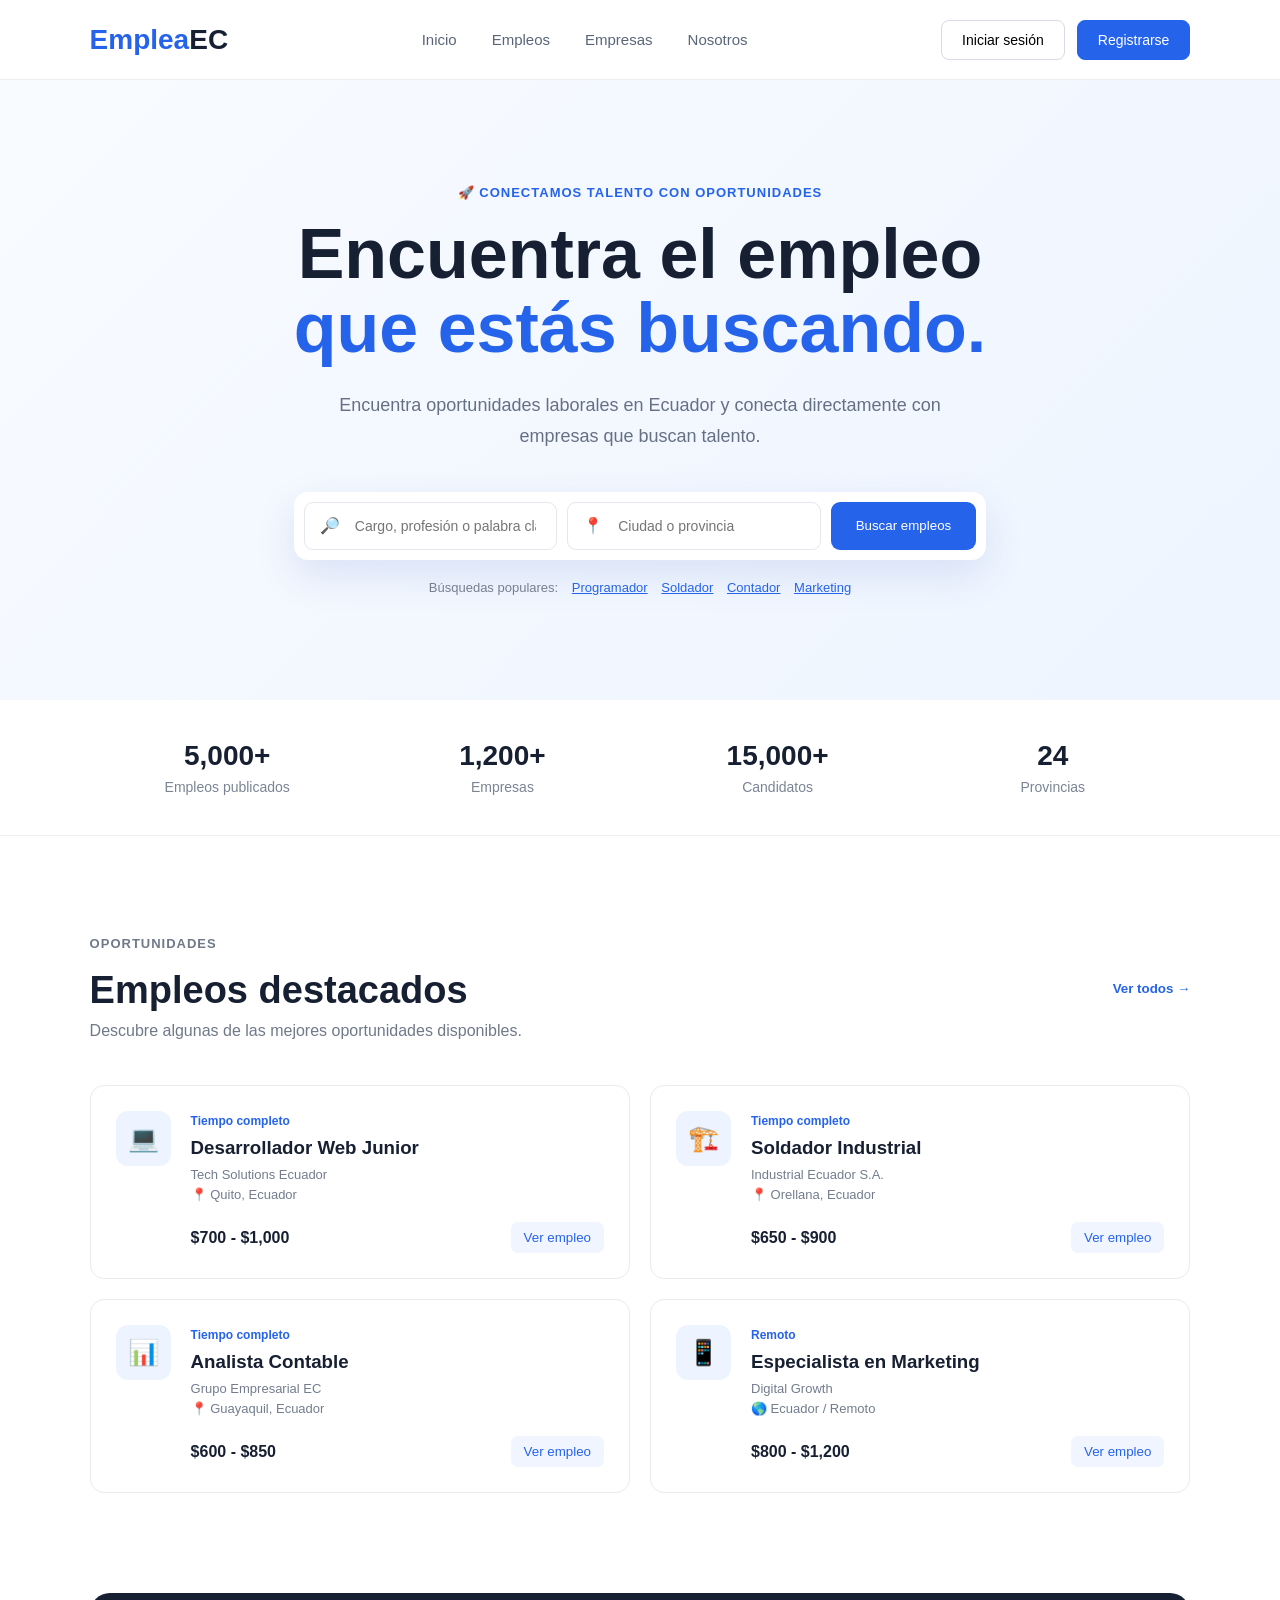
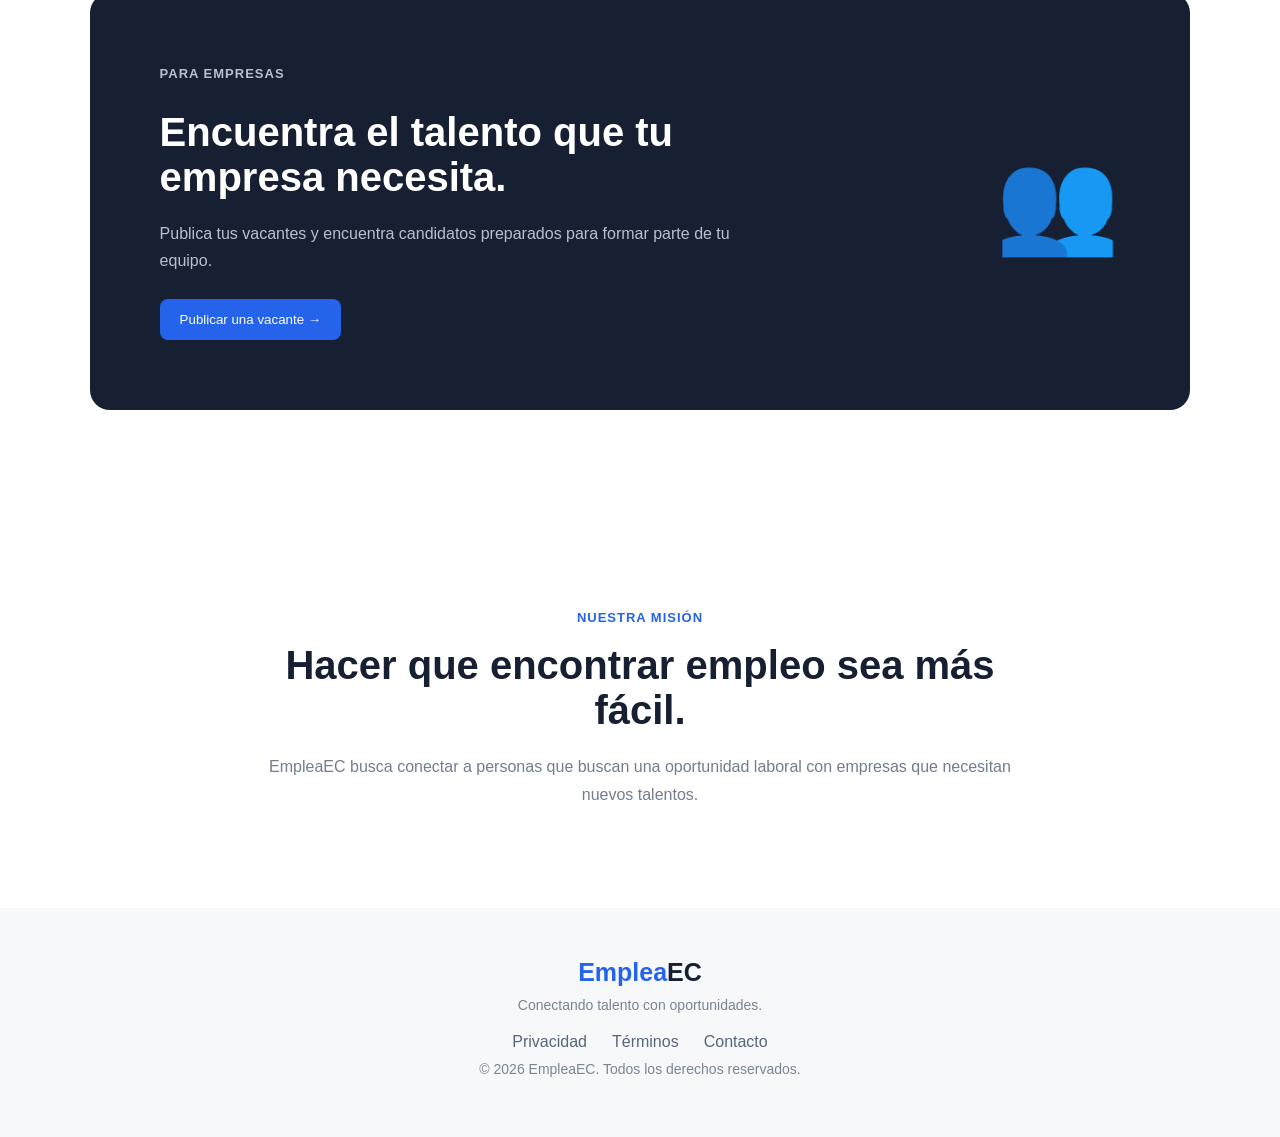
<file: frontend/index.html>
<!DOCTYPE html>
<html lang="es">
<head>
    <meta charset="UTF-8">
    <meta name="viewport" content="width=device-width, initial-scale=1.0">

    <title>EmpleaEC | Encuentra tu próximo empleo</title>

    <link rel="stylesheet" href="style.css">
</head>

<body>

<header class="navbar">

    <div class="logo">
        <span>Emplea</span>EC
    </div>

    <nav>
        <a href="#inicio">Inicio</a>
        <a href="#empleos">Empleos</a>
        <a href="#empresas">Empresas</a>
        <a href="#nosotros">Nosotros</a>
    </nav>

    <div class="nav-buttons">
        <button class="login" onclick="location.href='login.html'">
            Iniciar sesión
        </button>

        <button class="register" onclick="location.href='registro.html'">
            Registrarse
        </button>
    </div>

</header>


<section class="hero" id="inicio">

    <div class="hero-content">

        <p class="tag">🚀 CONECTAMOS TALENTO CON OPORTUNIDADES</p>

        <h1>
            Encuentra el empleo
            <span>que estás buscando.</span>
        </h1>

        <p class="description">
            Encuentra oportunidades laborales en Ecuador
            y conecta directamente con empresas que buscan talento.
        </p>

        <div class="search-box">

            <div class="search-input">
                🔎
                <input
                    type="text"
                    placeholder="Cargo, profesión o palabra clave">
            </div>

            <div class="search-input">
                📍
                <input
                    type="text"
                    placeholder="Ciudad o provincia">
            </div>

            <button class="search-button">
                Buscar empleos
            </button>

        </div>

        <p class="popular">
            Búsquedas populares:
            <a href="#">Programador</a>
            <a href="#">Soldador</a>
            <a href="#">Contador</a>
            <a href="#">Marketing</a>
        </p>

    </div>

</section>


<section class="stats">

    <div>
        <strong>5,000+</strong>
        <span>Empleos publicados</span>
    </div>

    <div>
        <strong>1,200+</strong>
        <span>Empresas</span>
    </div>

    <div>
        <strong>15,000+</strong>
        <span>Candidatos</span>
    </div>

    <div>
        <strong>24</strong>
        <span>Provincias</span>
    </div>

</section>


<section class="jobs" id="empleos">

    <div class="section-header">

        <div>
            <p class="tag">OPORTUNIDADES</p>

            <h2>Empleos destacados</h2>

            <p>
                Descubre algunas de las mejores oportunidades disponibles.
            </p>
        </div>

        <button class="view-all">
            Ver todos →
        </button>

    </div>


    <div class="jobs-grid">

        <article class="job-card">

            <div class="company-logo">💻</div>

            <div class="job-info">

                <span class="job-type">
                    Tiempo completo
                </span>

                <h3>Desarrollador Web Junior</h3>

                <p class="company">
                    Tech Solutions Ecuador
                </p>

                <p class="location">
                    📍 Quito, Ecuador
                </p>

                <div class="job-bottom">

                    <strong>
                        $700 - $1,000
                    </strong>

                    <button>
                        Ver empleo
                    </button>

                </div>

            </div>

        </article>


        <article class="job-card">

            <div class="company-logo">🏗️</div>

            <div class="job-info">

                <span class="job-type">
                    Tiempo completo
                </span>

                <h3>Soldador Industrial</h3>

                <p class="company">
                    Industrial Ecuador S.A.
                </p>

                <p class="location">
                    📍 Orellana, Ecuador
                </p>

                <div class="job-bottom">

                    <strong>
                        $650 - $900
                    </strong>

                    <button>
                        Ver empleo
                    </button>

                </div>

            </div>

        </article>


        <article class="job-card">

            <div class="company-logo">📊</div>

            <div class="job-info">

                <span class="job-type">
                    Tiempo completo
                </span>

                <h3>Analista Contable</h3>

                <p class="company">
                    Grupo Empresarial EC
                </p>

                <p class="location">
                    📍 Guayaquil, Ecuador
                </p>

                <div class="job-bottom">

                    <strong>
                        $600 - $850
                    </strong>

                    <button>
                        Ver empleo
                    </button>

                </div>

            </div>

        </article>


        <article class="job-card">

            <div class="company-logo">📱</div>

            <div class="job-info">

                <span class="job-type">
                    Remoto
                </span>

                <h3>Especialista en Marketing</h3>

                <p class="company">
                    Digital Growth
                </p>

                <p class="location">
                    🌎 Ecuador / Remoto
                </p>

                <div class="job-bottom">

                    <strong>
                        $800 - $1,200
                    </strong>

                    <button>
                        Ver empleo
                    </button>

                </div>

            </div>

        </article>

    </div>

</section>


<section class="business" id="empresas">

    <div class="business-content">

        <p class="tag">PARA EMPRESAS</p>

        <h2>
            Encuentra el talento
            que tu empresa necesita.
        </h2>

        <p>
            Publica tus vacantes y encuentra candidatos
            preparados para formar parte de tu equipo.
        </p>

        <button class="business-button">
            Publicar una vacante →
        </button>

    </div>

    <div class="business-image">
        👥
    </div>

</section>


<section class="about" id="nosotros">

    <p class="tag">NUESTRA MISIÓN</p>

    <h2>
        Hacer que encontrar empleo
        sea más fácil.
    </h2>

    <p>
        EmpleaEC busca conectar a personas que buscan
        una oportunidad laboral con empresas que necesitan
        nuevos talentos.
    </p>

</section>


<footer>

    <div class="footer-logo">
        <span>Emplea</span>EC
    </div>

    <p>
        Conectando talento con oportunidades.
    </p>

    <div class="footer-links">
        <a href="#">Privacidad</a>
        <a href="#">Términos</a>
        <a href="#">Contacto</a>
    </div>

    <p class="copyright">
        © 2026 EmpleaEC. Todos los derechos reservados.
    </p>

</footer>

</body>
</html>
</file>
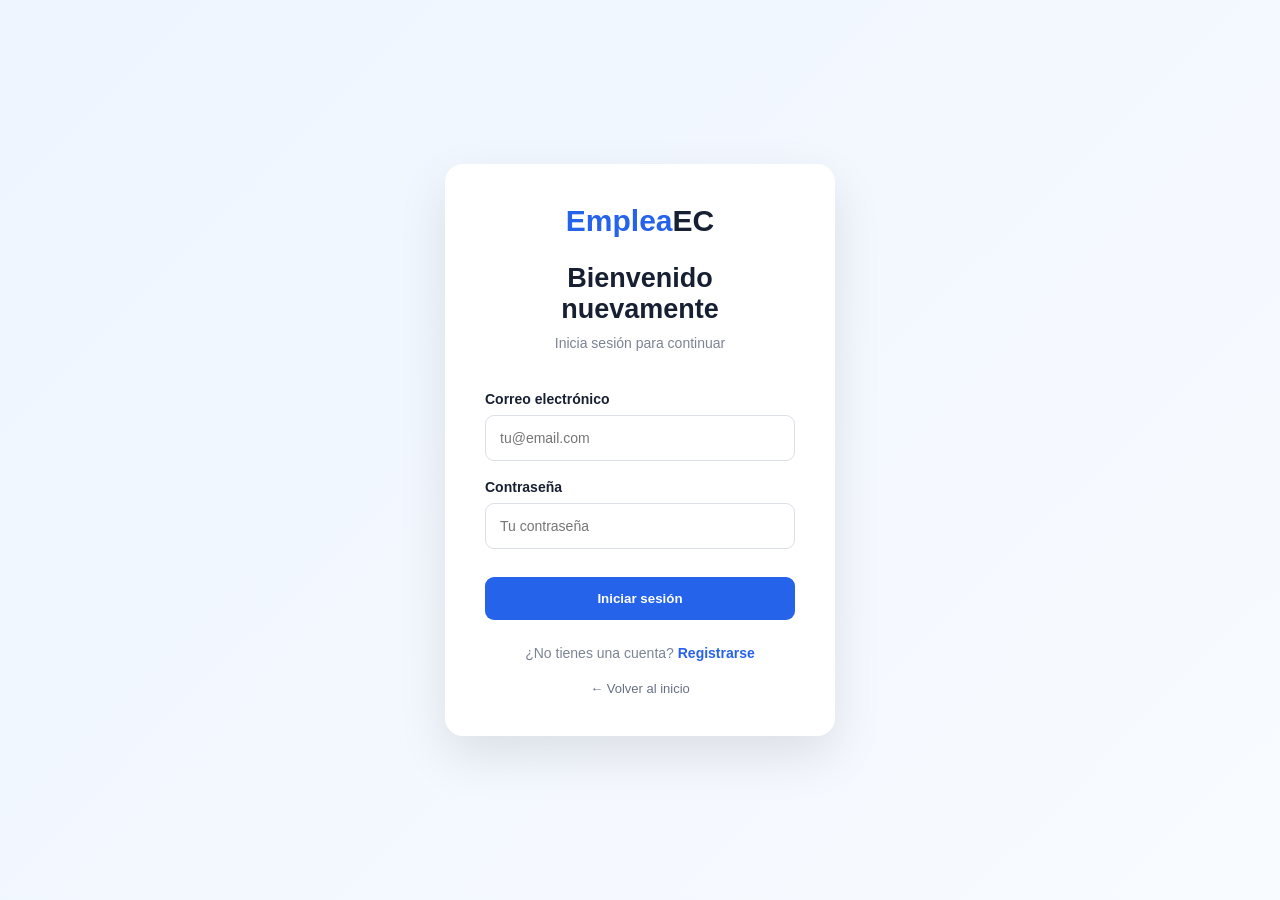
<file: frontend/dashboard.html>
<!DOCTYPE html>
<html lang="es">

<head>

    <meta charset="UTF-8">

    <meta name="viewport"
          content="width=device-width, initial-scale=1.0">

    <title>Dashboard | EmpleaEC</title>

    <link rel="stylesheet"
          href="dashboard.css">

</head>

<body>


<header class="dashboard-navbar">

    <div class="dashboard-logo">

        <span>Emplea</span>EC

    </div>


    <div class="user-info">

        <span id="nombreUsuario">
            Usuario
        </span>

        <div class="user-avatar">
            U
        </div>

    </div>

</header>


<main class="dashboard">

    <div class="dashboard-header">

        <h1>
            ¡Bienvenido a EmpleaEC! 👋
        </h1>

        <p>
            Gestiona tu perfil y encuentra nuevas oportunidades.
        </p>

    </div>


    <div class="dashboard-grid">


        <div class="dashboard-card">

            <div class="dashboard-icon">
                👤
            </div>

            <h3>
                Mi perfil
            </h3>

            <p>
                Completa y administra tu información personal.
            </p>

        </div>


        <div class="dashboard-card">

            <div class="dashboard-icon">
                📄
            </div>

            <h3>
                Mi CV
            </h3>

            <p>
                Crea y administra tu currículum.
            </p>

        </div>


        <div class="dashboard-card">

            <div class="dashboard-icon">
                🔎
            </div>

            <h3>
                Buscar empleos
            </h3>

            <p>
                Encuentra oportunidades laborales.
            </p>

        </div>


        <div class="dashboard-card">

            <div class="dashboard-icon">
                🤖
            </div>

            <h3>
                EmpleaEC IA
            </h3>

            <p>
                Próximamente la IA buscará empleos compatibles contigo.
            </p>

        </div>


    </div>


    <button
        class="logout-button"
        onclick="cerrarSesion()">

        Cerrar sesión

    </button>

</main>


<script src="dashboard.js"></script>

</body>
</html>
</file>
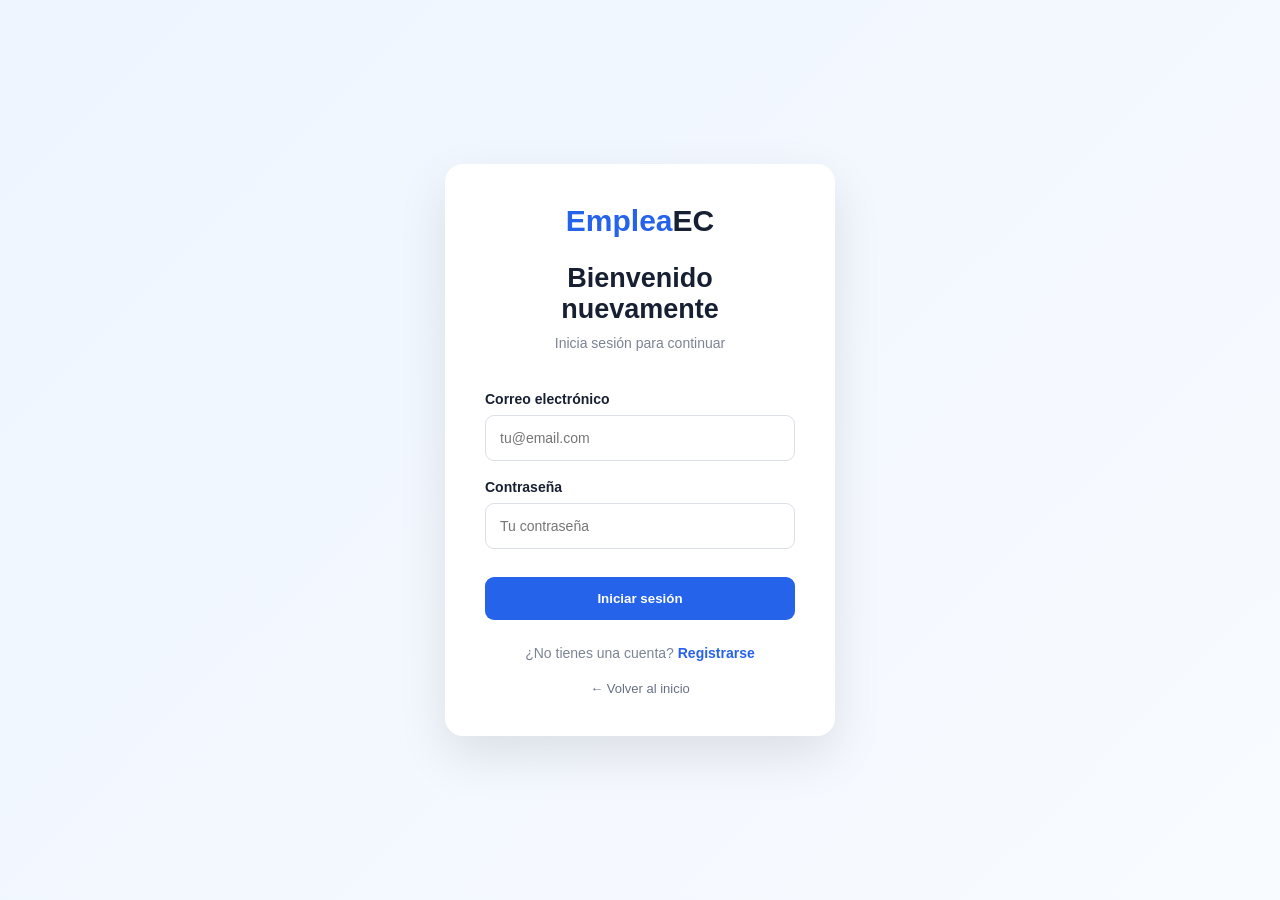
<file: frontend/login.html>
<!DOCTYPE html>
<html lang="es">

<head>

    <meta charset="UTF-8">

    <meta name="viewport"
          content="width=device-width, initial-scale=1.0">

    <title>Iniciar sesión | EmpleaEC</title>

    <link rel="stylesheet" href="auth.css">

</head>

<body>

<div class="auth-container">

    <div class="auth-card">

        <div class="auth-logo">
            <span>Emplea</span>EC
        </div>

        <h2>Bienvenido nuevamente</h2>

        <p class="auth-description">
            Inicia sesión para continuar
        </p>

        <form id="loginForm" class="auth-form">

            <label for="email">
                Correo electrónico
            </label>

            <input
                type="email"
                id="email"
                placeholder="tu@email.com"
                required
            >

            <label for="password">
                Contraseña
            </label>

            <input
                type="password"
                id="password"
                placeholder="Tu contraseña"
                required
            >

            <button
                type="submit"
                class="auth-button">
                Iniciar sesión
            </button>

        </form>

        <div
            id="mensaje"
            class="auth-message">
        </div>

        <p class="auth-link">
            ¿No tienes una cuenta?
            <a href="registro.html">
                Registrarse
            </a>
        </p>

        <a
            href="index.html"
            class="back-home">
            ← Volver al inicio
        </a>

    </div>

</div>

<script src="login.js"></script>

</body>
</html>
</file>
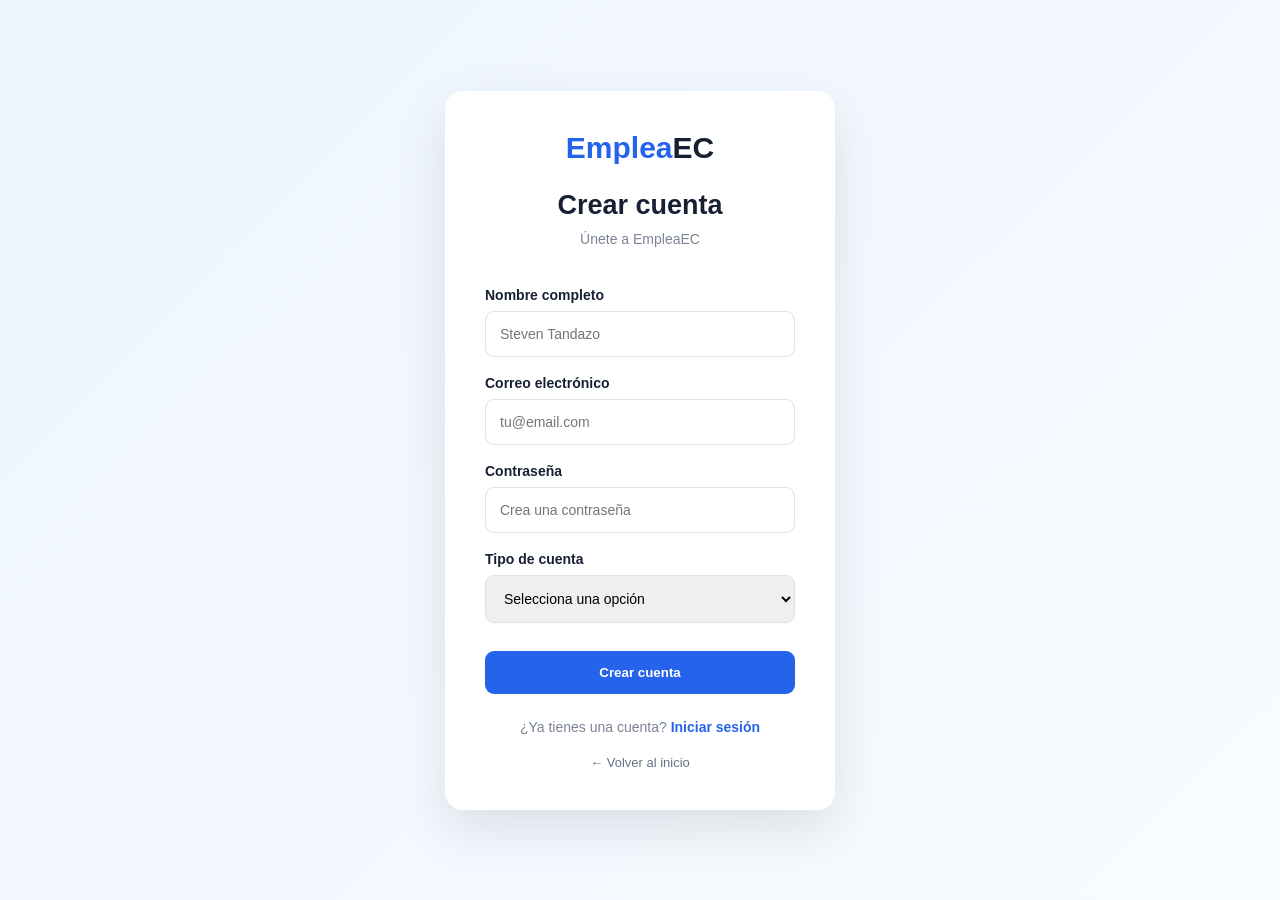
<file: frontend/registro.html>
<!DOCTYPE html>
<html lang="es">

<head>

    <meta charset="UTF-8">

    <meta name="viewport"
          content="width=device-width, initial-scale=1.0">

    <title>Registrarse | EmpleaEC</title>

    <link rel="stylesheet" href="auth.css">

</head>

<body>

<div class="auth-container">

    <div class="auth-card">

        <div class="auth-logo">
            <span>Emplea</span>EC
        </div>

        <h2>Crear cuenta</h2>

        <p class="auth-description">
            Únete a EmpleaEC
        </p>

        <form id="registroForm" class="auth-form">

            <label for="nombre">
                Nombre completo
            </label>

            <input
                type="text"
                id="nombre"
                placeholder="Steven Tandazo"
                required
            >

            <label for="email">
                Correo electrónico
            </label>

            <input
                type="email"
                id="email"
                placeholder="tu@email.com"
                required
            >

            <label for="password">
                Contraseña
            </label>

            <input
                type="password"
                id="password"
                placeholder="Crea una contraseña"
                required
            >

            <label for="tipo_usuario">
                Tipo de cuenta
            </label>

            <select id="tipo_usuario" required>

                <option value="">
                    Selecciona una opción
                </option>

                <option value="candidato">
                    👤 Busco empleo
                </option>

                <option value="empresa">
                    🏢 Soy una empresa
                </option>

            </select>

            <button
                type="submit"
                class="auth-button">
                Crear cuenta
            </button>

        </form>

        <div
            id="mensaje"
            class="auth-message">
        </div>

        <p class="auth-link">

            ¿Ya tienes una cuenta?

            <a href="login.html">
                Iniciar sesión
            </a>

        </p>

        <a
            href="index.html"
            class="back-home">
            ← Volver al inicio
        </a>

    </div>

</div>

<script src="script.js"></script>

</body>
</html>
</file>
<file: frontend/style.css>
* {
    margin: 0;
    padding: 0;
    box-sizing: border-box;
}

html {
    scroll-behavior: smooth;
}

body {
    font-family: Arial, Helvetica, sans-serif;
    color: #172033;
    background: #ffffff;
}

button {
    font-family: inherit;
}

.navbar {
    width: 100%;
    height: 80px;

    display: flex;
    align-items: center;
    justify-content: space-between;

    padding: 0 7%;

    background: white;

    border-bottom: 1px solid #eeeeee;

    position: sticky;
    top: 0;
    z-index: 1000;
}

.logo {
    font-size: 28px;
    font-weight: 800;
}

.logo span {
    color: #2563eb;
}

.navbar nav {
    display: flex;
    gap: 35px;
}

.navbar nav a {
    text-decoration: none;
    color: #596579;
    font-size: 15px;
}

.navbar nav a:hover {
    color: #2563eb;
}

.nav-buttons {
    display: flex;
    gap: 12px;
}

.nav-buttons button {
    padding: 11px 20px;
    border-radius: 8px;
    cursor: pointer;
    font-size: 14px;
}

.login {
    background: white;
    border: 1px solid #d7dce5;
}

.register {
    background: #2563eb;
    border: 1px solid #2563eb;
    color: white;
}

.register:hover {
    background: #1d4ed8;
}

.hero {
    min-height: 620px;

    display: flex;
    align-items: center;

    padding: 80px 7%;

    background: linear-gradient(
        135deg,
        #f8fbff,
        #eef5ff
    );
}

.hero-content {
    max-width: 900px;
    margin: auto;
    text-align: center;
}

.tag {
    color: #2563eb;
    font-size: 13px;
    font-weight: 700;
    letter-spacing: 1px;
    margin-bottom: 18px;
}

.hero h1 {
    font-size: clamp(42px, 6vw, 70px);
    line-height: 1.05;
    margin-bottom: 25px;
}

.hero h1 span {
    display: block;
    color: #2563eb;
}

.description {
    max-width: 650px;
    margin: auto;

    color: #667085;

    font-size: 18px;
    line-height: 1.7;
}

.search-box {
    margin-top: 40px;

    padding: 10px;

    background: white;

    border-radius: 14px;

    box-shadow:
        0 15px 40px rgba(30, 64, 175, 0.12);

    display: flex;
    gap: 10px;
}

.search-input {
    flex: 1;

    display: flex;
    align-items: center;

    gap: 10px;

    padding: 0 15px;

    border: 1px solid #e3e7ee;

    border-radius: 9px;
}

.search-input input {
    width: 100%;

    border: none;
    outline: none;

    padding: 15px 5px;

    font-size: 14px;
}

.search-button {
    border: none;

    background: #2563eb;
    color: white;

    padding: 0 25px;

    border-radius: 9px;

    cursor: pointer;
}

.popular {
    margin-top: 20px;

    font-size: 13px;

    color: #777f8f;
}

.popular a {
    color: #2563eb;
    margin-left: 10px;
}

.stats {
    display: grid;

    grid-template-columns:
        repeat(4, 1fr);

    padding: 40px 7%;

    border-bottom: 1px solid #eeeeee;

    text-align: center;
}

.stats div {
    display: flex;
    flex-direction: column;
    gap: 7px;
}

.stats strong {
    font-size: 28px;
}

.stats span {
    color: #7b8494;
    font-size: 14px;
}

.jobs {
    padding: 100px 7%;
}

.section-header {
    display: flex;
    justify-content: space-between;
    align-items: center;

    margin-bottom: 45px;
}

.section-header h2 {
    font-size: 38px;
    margin-bottom: 10px;
}

.section-header p {
    color: #70798a;
}

.view-all {
    border: none;
    background: transparent;

    color: #2563eb;

    cursor: pointer;
    font-weight: 600;
}

.jobs-grid {
    display: grid;

    grid-template-columns:
        repeat(2, 1fr);

    gap: 20px;
}

.job-card {
    display: flex;

    gap: 20px;

    padding: 25px;

    border: 1px solid #e8ebf0;

    border-radius: 14px;

    background: white;

    transition: 0.3s;
}

.job-card:hover {
    transform: translateY(-4px);

    box-shadow:
        0 15px 30px rgba(0,0,0,0.07);
}

.company-logo {
    width: 55px;
    height: 55px;

    display: flex;
    align-items: center;
    justify-content: center;

    border-radius: 12px;

    background: #eef4ff;

    font-size: 25px;
}

.job-info {
    flex: 1;
}

.job-type {
    font-size: 12px;

    color: #2563eb;

    font-weight: 600;
}

.job-info h3 {
    margin: 8px 0;
}

.company,
.location {
    font-size: 13px;
    color: #737d8e;
    margin-top: 5px;
}

.job-bottom {
    display: flex;
    justify-content: space-between;
    align-items: center;

    margin-top: 20px;
}

.job-bottom button {
    border: none;

    background: #f1f5ff;

    color: #2563eb;

    padding: 8px 13px;

    border-radius: 7px;

    cursor: pointer;
}

.business {
    margin: 0 7% 100px;

    padding: 70px;

    border-radius: 20px;

    background: #172033;

    color: white;

    display: flex;

    justify-content: space-between;

    align-items: center;
}

.business-content {
    max-width: 600px;
}

.business h2 {
    font-size: 40px;
    margin-bottom: 20px;
}

.business p {
    color: #b8c0cf;

    line-height: 1.7;

    margin-bottom: 25px;
}

.business-button {
    padding: 13px 20px;

    border: none;

    border-radius: 8px;

    background: #2563eb;

    color: white;

    cursor: pointer;
}

.business-image {
    font-size: 100px;
}

.about {
    text-align: center;

    padding: 100px 20px;

    max-width: 800px;

    margin: auto;
}

.about h2 {
    font-size: 40px;
    margin-bottom: 20px;
}

.about p:last-child {
    color: #737d8e;
    line-height: 1.7;
}

footer {
    background: #f7f8fa;

    padding: 50px 7%;

    text-align: center;
}

.footer-logo {
    font-size: 25px;
    font-weight: 800;
}

.footer-logo span {
    color: #2563eb;
}

footer p {
    color: #7b8494;
    font-size: 14px;
    margin: 10px;
}

.footer-links {
    display: flex;
    justify-content: center;

    gap: 25px;

    margin-top: 20px;
}

.footer-links a {
    text-decoration: none;
    color: #596579;
}

@media (max-width: 850px) {

    .navbar nav {
        display: none;
    }

    .search-box {
        flex-direction: column;
    }

    .search-input {
        min-height: 50px;
    }

    .search-button {
        min-height: 50px;
    }

    .stats {
        grid-template-columns: repeat(2, 1fr);
        gap: 30px;
    }

    .jobs-grid {
        grid-template-columns: 1fr;
    }

    .business {
        flex-direction: column;
        text-align: center;
        gap: 40px;
    }
}
</file>
<file: frontend/dashboard.css>
* {
    margin: 0;
    padding: 0;
    box-sizing: border-box;
}

body {

    min-height: 100vh;

    font-family:
        Arial,
        Helvetica,
        sans-serif;

    background: #f5f7fb;

    color: #172033;
}


.dashboard-navbar {

    height: 75px;

    background: white;

    border-bottom:
        1px solid #e6e9ef;

    display: flex;

    align-items: center;

    justify-content: space-between;

    padding: 0 7%;
}


.dashboard-logo {

    font-size: 26px;

    font-weight: 800;
}


.dashboard-logo span {

    color: #2563eb;

}


.user-info {

    display: flex;

    align-items: center;

    gap: 12px;

    font-size: 14px;

}


.user-avatar {

    width: 42px;

    height: 42px;

    border-radius: 50%;

    background: #2563eb;

    color: white;

    display: flex;

    align-items: center;

    justify-content: center;

    font-weight: 700;

}


.dashboard {

    max-width: 1200px;

    margin: auto;

    padding: 50px 25px;

}


.dashboard-header {

    margin-bottom: 35px;

}


.dashboard-header h1 {

    font-size: 34px;

    margin-bottom: 10px;

}


.dashboard-header p {

    color: #737d8e;

}


.dashboard-grid {

    display: grid;

    grid-template-columns:
        repeat(4, 1fr);

    gap: 20px;

}


.dashboard-card {

    background: white;

    padding: 28px;

    border-radius: 15px;

    border:
        1px solid #e5e8ee;

    cursor: pointer;

    transition: 0.3s;

}


.dashboard-card:hover {

    transform: translateY(-5px);

    box-shadow:
        0 15px 35px
        rgba(0,0,0,0.08);

}


.dashboard-icon {

    font-size: 32px;

    margin-bottom: 18px;

}


.dashboard-card h3 {

    margin-bottom: 8px;

}


.dashboard-card p {

    color: #7b8494;

    font-size: 14px;

    line-height: 1.5;

}


.logout-button {

    margin-top: 35px;

    padding: 12px 20px;

    border:
        1px solid #e0e4eb;

    border-radius: 8px;

    background: white;

    color: #d92d20;

    cursor: pointer;

}


.logout-button:hover {

    background: #fff4f2;

}


@media (max-width: 900px) {

    .dashboard-grid {

        grid-template-columns:
            repeat(2, 1fr);

    }

}


@media (max-width: 550px) {

    .dashboard-grid {

        grid-template-columns: 1fr;

    }

    .dashboard {

        padding: 30px 20px;

    }

}
</file>
<file: frontend/auth.css>
* {
    margin: 0;
    padding: 0;
    box-sizing: border-box;
}

body {
    min-height: 100vh;

    font-family:
        Arial,
        Helvetica,
        sans-serif;

    background:
        linear-gradient(
            135deg,
            #eef5ff,
            #f8fbff
        );

    display: flex;

    align-items: center;
    justify-content: center;

    color: #172033;
}

.auth-container {
    width: 100%;
    max-width: 430px;

    padding: 20px;
}

.auth-card {
    background: white;

    padding: 40px;

    border-radius: 18px;

    box-shadow:
        0 20px 50px rgba(0,0,0,0.10);
}

.auth-logo {
    text-align: center;

    font-size: 30px;

    font-weight: 800;

    margin-bottom: 25px;
}

.auth-logo span {
    color: #2563eb;
}

.auth-card h2 {
    text-align: center;

    font-size: 27px;

    margin-bottom: 10px;
}

.auth-description {
    text-align: center;

    color: #7b8494;

    font-size: 14px;

    margin-bottom: 30px;
}

.auth-form {
    display: flex;

    flex-direction: column;

    gap: 8px;
}

.auth-form label {
    font-size: 14px;

    font-weight: 600;

    margin-top: 10px;
}

.auth-form input,
.auth-form select {
    width: 100%;

    padding: 14px;

    border: 1px solid #dce1e8;

    border-radius: 9px;

    outline: none;

    font-size: 14px;
}

.auth-form input:focus,
.auth-form select:focus {
    border-color: #2563eb;

    box-shadow:
        0 0 0 3px
        rgba(37,99,235,0.10);
}

.auth-button {
    margin-top: 20px;

    padding: 14px;

    border: none;

    border-radius: 9px;

    background: #2563eb;

    color: white;

    font-weight: 600;

    cursor: pointer;
}

.auth-button:hover {
    background: #1d4ed8;
}

.auth-message {
    text-align: center;

    margin-top: 15px;

    font-size: 14px;
}

.auth-link {
    text-align: center;

    margin-top: 25px;

    font-size: 14px;

    color: #7b8494;
}

.auth-link a {
    color: #2563eb;

    font-weight: 600;

    text-decoration: none;
}

.back-home {
    display: block;

    text-align: center;

    margin-top: 20px;

    color: #667085;

    font-size: 13px;

    text-decoration: none;
}
</file>
